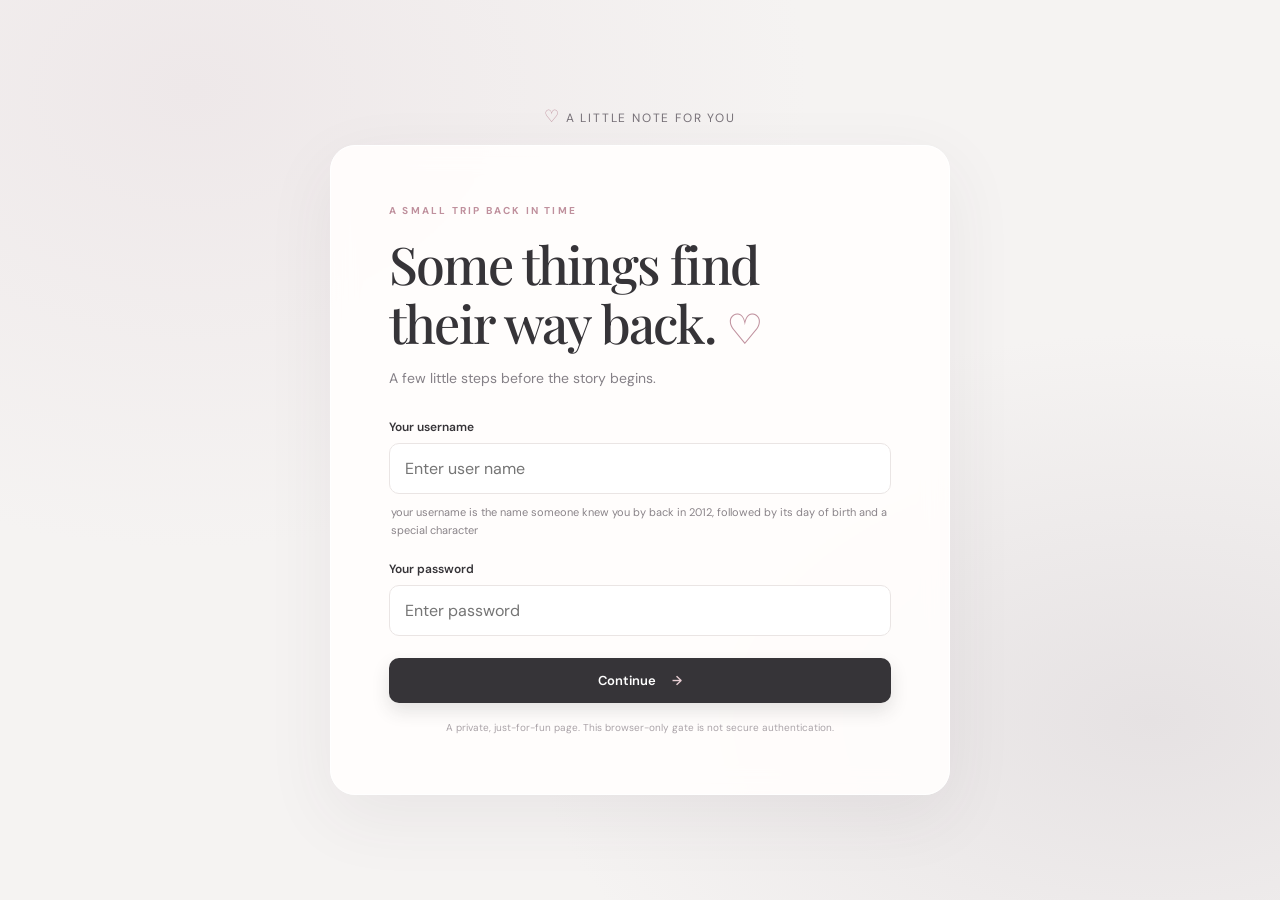
<file: index.html>
<!doctype html>
<html lang="en">
<head>
  <meta charset="utf-8">
  <meta name="viewport" content="width=device-width, initial-scale=1">
  <meta name="theme-color" content="#f5f2f1">
  <meta name="description" content="A little story, a little puzzle, and a question. Made just for you.">
  <title>A Little Note for You</title>
  <link rel="stylesheet" href="style.css">
</head>
<body>
  <div class="falling" aria-hidden="true"></div>
  <main class="shell">
    <header class="brand"><span class="brand-mark">♡</span><span> a little note for you</span></header>
    <section class="card screen active" id="login-screen">
      <div class="kicker">A small trip back in time</div>
      <h1>Some things find<br>their way back. <span class="soft-heart">♡</span></h1>
      <p class="intro">A few little steps before the story begins.</p>
      <form id="login-form">
        <label for="username">Your username</label>
        <input id="username" autocomplete="username" placeholder="Enter user name" required>
        <p class="hint">your username is the name someone knew you by back in 2012, followed by its day of birth and a special character</p>
        <label for="password">Your password</label>
        <input id="password" type="password" autocomplete="current-password" placeholder="Enter password" required>
        <button class="primary" type="submit">Continue <span>→</span></button>
        <p class="fineprint">A private, just-for-fun page. This browser-only gate is not secure authentication.</p>
      </form>
    </section>

    <section class="card screen" id="date-screen">
      <div class="step">01 <i></i> 02</div><div class="kicker">One more little memory</div>
      <h1>When does this<br>date belong? <span class="soft-heart">♡</span></h1>
      <p class="intro">Choose a date between January 1990 and December 2026.</p>
      <label for="memory-date">The date</label>
      <input id="memory-date" type="date" min="1990-01-01" max="2026-12-31">
      <div class="date-output">Your answer <strong id="date-value">MM-DD-YYYY</strong></div>
      <button class="primary" id="date-submit">Unlock the next step <span>→</span></button>
    </section>

    <section class="card screen" id="puzzle-screen">
      <div class="kicker">A little patience, please</div><h1>Put the moment<br>back together.</h1>
      <p class="intro">Slide the pieces into place before the two minutes are up.</p>
      <div class="puzzle-meta"><span>Time left</span><strong id="timer">02:00</strong><button class="text-button" id="restart">Shuffle ↻</button></div>
      <div class="puzzle" id="puzzle" aria-label="Sliding photo puzzle"></div>
      <p class="puzzle-help">Tap a tile beside the empty space to move it.</p>
    </section>

    <section class="card screen centered" id="envelope-screen">
      <div class="kicker">The next page is inside</div><h1>A little something<br>I’ve held onto.</h1>
      <p class="intro">Tap the envelope when you’re ready.</p>
      <button class="envelope-wrap" id="open-envelope" aria-label="Open the envelope"><span class="envelope"><span class="stamp">♡</span><span class="flap"></span><span class="envelope-label">Open Me</span></span></button>
      <p class="fineprint">Made with a little courage, and a lot of care.</p>
    </section>

    <section class="card screen letter-card" id="letter-screen">
      <div class="kicker">A letter, from me to you</div><h1>Dear old friend,</h1>
      <article class="letter">
        <p>Back in 2012, I was just a boy living two houses away from a girl who somehow became more than just a neighbor. I never knew how our connection began, but our daily conversations made ordinary days feel timeless. Somewhere between those messages, I fell for her.</p>
        <p>Young, foolish, and full of courage, I tried to court her. She asked me to wait three years, but I gave up before time could answer. I found someone else, sent one last note hoping we could remain friends, and somehow, that became the end of our little story.</p>
        <p>Then came more than a decade of silence.</p>
        <p>And now, here we are again—two familiar names finding their way into each other's lives. Funny how time works, isn't it? Don't worry, I'm not applying for the role of someone special in your life. 😂 I'm simply grateful that a door I thought had closed forever has opened a little.</p>
        <p>I'm not here to rewrite the past or promise a future I cannot predict. I only wish to approach this unexpected chapter with a wiser mind, sincere intentions, and actions that speak louder than words.</p>
        <p class="signoff">With sincerity and a little courage,</p>
      </article>
      <button class="primary" data-next="proposal-screen">Read one more thing <span>→</span></button>
    </section>

    <section class="card screen centered" id="proposal-screen">
      <div class="kicker">A question with no pressure</div><div class="chibi" aria-hidden="true"><span>૮₍ ˶ᵔ ᵕ ᵔ˶ ₎ა</span><span>૮₍ ˶• ᴗ •˶ ₎ა</span></div>
      <h1>Will you be my<br><em>best friend</em> for the rest of our lives?</h1>
      <p class="intro">Whatever you choose, I’ll respect it.</p>
      <div class="choices"><button class="primary" id="yes-button">Yes ♡</button><button class="secondary" id="no-button">No, thank you</button></div>
    </section>

    <section class="card screen centered ending" id="yes-screen"><div class="kicker">A new little chapter</div><div class="big-heart">♡</div><h1>Thank you for<br>letting me back in.</h1><p class="intro">I may not promise perfection, but I promise sincerity.</p><div class="chibi" aria-hidden="true"><span>૮₍ ˶ᵔ ᵕ ᵔ˶ ₎ა</span><span>૮₍ ˶• ᴗ •˶ ₎ა</span></div><button class="secondary restart-story">Read it again</button></section>
    <section class="card screen centered ending" id="no-screen"><div class="kicker">Thank you for reading</div><div class="big-heart">♡</div><h1>Your answer<br>is respected.</h1><p class="intro">Thank you for taking the time to read my letter. I understand that not every door is meant to open again, and not every story deserves another chapter. I’ll respect it without resentment. Some things are better left as memories, and I’ll still be grateful that our paths crossed once more. No hard feelings, just respect for your decision. 🙂</p><button class="secondary restart-story">Read it again</button></section>
  </main>

  <div class="modal" id="modal" role="dialog" aria-modal="true" aria-labelledby="modal-title"><div class="modal-box"><div class="modal-icon" id="modal-icon">♡</div><h2 id="modal-title"></h2><p id="modal-message"></p><button class="primary" id="modal-button">Okay</button></div></div>
  <div class="confetti" id="confetti" aria-hidden="true"></div>
  <script src="script.js"></script>
</body>
</html>
</file>
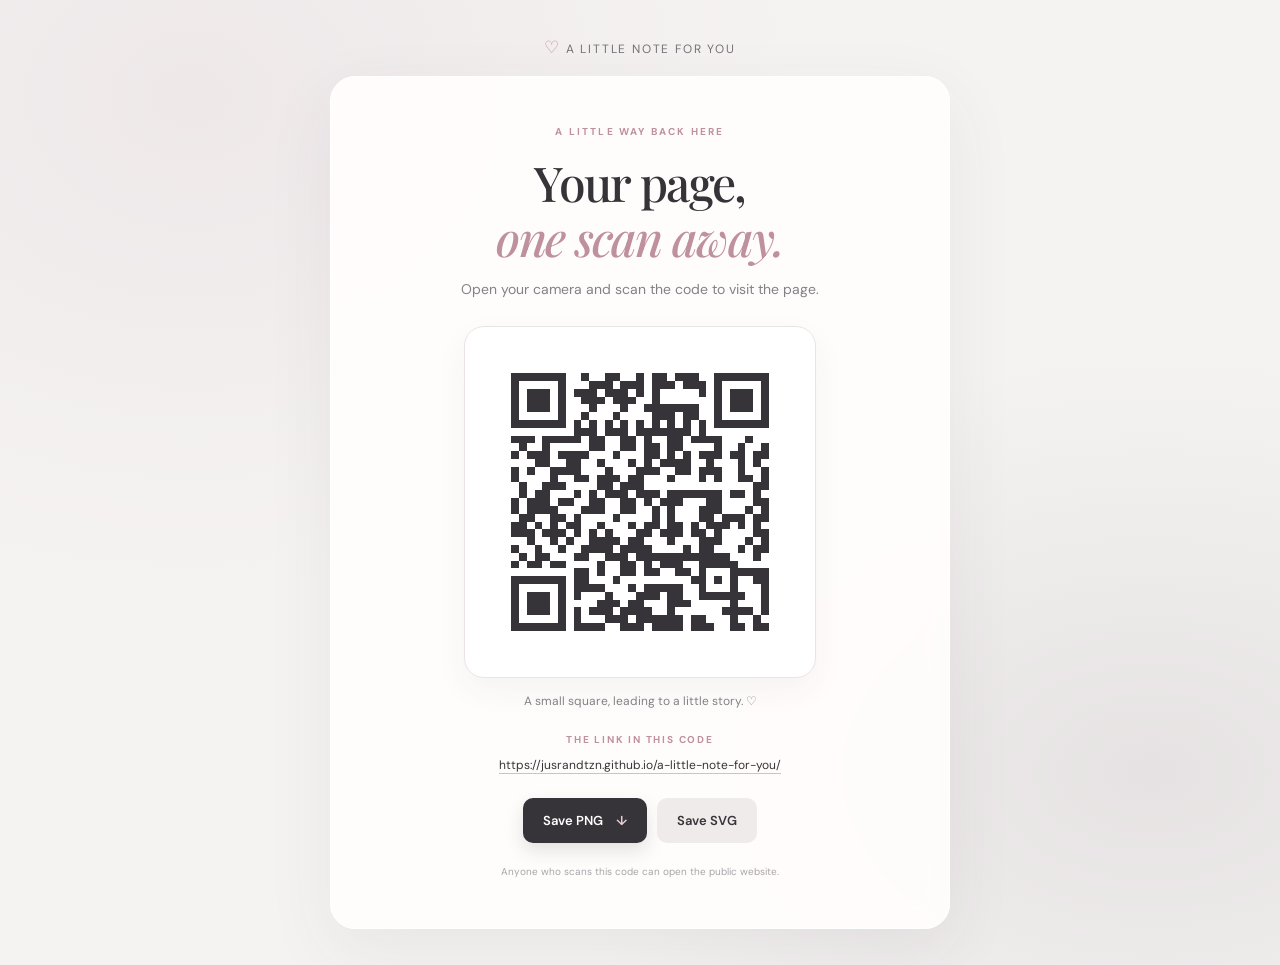
<file: qr.html>
<!doctype html>
<html lang="en">
<head>
  <meta charset="utf-8">
  <meta name="viewport" content="width=device-width, initial-scale=1">
  <meta name="theme-color" content="#f5f3f2">
  <meta name="description" content="Scan to open A Little Note for You.">
  <title>Your little QR code</title>
  <link rel="stylesheet" href="style.css">
  <style>
    .qr-card { text-align: center; padding-block: clamp(30px, 6vw, 48px); }
    .qr-card h1 { font-size: clamp(36px, 8vw, 48px); }
    .qr-card h1 em { color: var(--pink-dark); font-style: italic; }
    .qr-card .intro { max-width: 390px; margin: 0 auto 24px; }
    .qr-frame {
      width: min(100%, 352px);
      margin: 0 auto 15px;
      padding: 15px;
      background: #fff;
      border: 1px solid var(--line);
      border-radius: 20px;
      box-shadow: 0 12px 32px #3634380d;
    }
    .qr-art { display: block; width: 100%; height: auto; image-rendering: pixelated; }
    .scan-hint { margin: 0 0 24px; color: var(--muted); font-size: 12px; }
    .link-label {
      display: block; margin: 0 0 7px; color: var(--pink-dark);
      font-size: 10px; font-weight: 700; letter-spacing: .18em; text-transform: uppercase;
    }
    .site-url {
      display: inline-block; max-width: 100%; margin: 0 auto 22px;
      color: var(--ink); font-size: 12px; line-height: 1.65;
      overflow-wrap: anywhere; text-decoration-color: #d8bdc3; text-underline-offset: 4px;
    }
    .qr-actions { display: flex; gap: 10px; justify-content: center; flex-wrap: wrap; }
    .qr-actions a { display: inline-flex; align-items: center; text-decoration: none; }
    .qr-note { margin: 21px 0 0; color: #aaa3a8; font-size: 10px; line-height: 1.6; }
    @media (max-width: 520px) {
      .qr-card { padding-inline: 22px; }
      .qr-frame { width: min(100%, 310px); padding: 12px; border-radius: 16px; }
      .site-url { font-size: 11px; }
    }
  </style>
</head>
<body>
  <main class="shell">
    <header class="brand"><span class="brand-mark">♡</span> a little note for you</header>
    <section class="card qr-card" aria-labelledby="qr-title">
      <div class="kicker">A little way back here</div>
      <h1 id="qr-title">Your page,<br><em>one scan away.</em></h1>
      <p class="intro">Open your camera and scan the code to visit the page.</p>
      <figure class="qr-frame">
        <img class="qr-art" src="qr-code.png" width="396" height="396" alt="QR code that opens the A Little Note for You website">
      </figure>
      <p class="scan-hint">A small square, leading to a little story. ♡</p>
      <span class="link-label">The link in this code</span>
      <a class="site-url" href="https://jusrandtzn.github.io/a-little-note-for-you/">https://jusrandtzn.github.io/a-little-note-for-you/</a>
      <div class="qr-actions">
        <a class="primary" href="qr-code.png" download="a-little-note-qr.png">Save PNG <span>↓</span></a>
        <a class="secondary" href="qr-code.svg" download="a-little-note-qr.svg">Save SVG</a>
      </div>
      <p class="qr-note">Anyone who scans this code can open the public website.</p>
    </section>
  </main>
</body>
</html>
</file>
<file: style.css>
@import url('https://fonts.googleapis.com/css2?family=DM+Sans:wght@400;500;600;700&family=Playfair+Display:ital,wght@0,500;0,600;1,500;1,600&display=swap');
:root{--ink:#363438;--muted:#858087;--pink:#e7cbd1;--pink-dark:#bf909d;--paper:#fffdfc;--line:#eae5e4;--shadow:0 22px 70px #413b4112}*{box-sizing:border-box}body{margin:0;min-height:100vh;background:radial-gradient(ellipse at 15% 10%,#eee8e9 0,transparent 40%),radial-gradient(ellipse at 90% 80%,#e6e2e3 0,transparent 38%),#f5f3f2;color:var(--ink);font-family:'DM Sans',sans-serif;display:flex;align-items:center;justify-content:center;padding:36px 18px;overflow-x:hidden}.shell{width:min(100%,620px);position:relative;z-index:1}.brand{text-align:center;color:#777178;font-size:12px;letter-spacing:.15em;text-transform:uppercase;margin:0 0 18px}.brand-mark{color:var(--pink-dark);font-size:17px}.card{background:#fffdfcf2;border:1px solid #ffffff;border-radius:25px;padding:clamp(28px,7vw,58px);box-shadow:var(--shadow);backdrop-filter:blur(12px)}.screen{display:none;animation:arrive .55s ease both}.screen.active{display:block}@keyframes arrive{from{opacity:0;transform:translateY(10px)}to{opacity:1;transform:translateY(0)}}.kicker{font-size:10px;text-transform:uppercase;letter-spacing:.22em;color:var(--pink-dark);font-weight:700;margin-bottom:17px}h1{font-family:'Playfair Display',serif;font-weight:500;line-height:1.14;font-size:clamp(34px,8vw,52px);letter-spacing:-.035em;margin:0 0 14px}h1 em{font-weight:500;color:var(--pink-dark)}.soft-heart{color:var(--pink-dark);font-size:.8em}.intro{color:var(--muted);font-size:14px;line-height:1.7;margin:0 0 28px}label{display:block;font-size:12px;font-weight:600;margin:18px 0 8px}input{font:inherit;color:var(--ink);width:100%;padding:14px 15px;border:1px solid var(--line);border-radius:10px;background:#fff;outline:0;transition:.2s}input:focus{border-color:#c99ca7;box-shadow:0 0 0 3px #e7cbd144}.hint{color:#8a8489;font-size:11px;line-height:1.65;margin:9px 2px 22px}.primary,.secondary{font:600 13px 'DM Sans',sans-serif;border:0;border-radius:10px;padding:14px 20px;cursor:pointer;transition:transform .2s,box-shadow .2s}.primary{background:var(--ink);color:#fff;box-shadow:0 8px 18px #36343822}.primary:hover,.secondary:hover{transform:translateY(-2px);box-shadow:0 10px 22px #36343820}.primary span{margin-left:13px;color:#e8cfd4}.secondary{background:#f0ebeb;color:var(--ink)}form>.primary{width:100%;margin-top:22px}.fineprint{font-size:10px;line-height:1.6;color:#aaa3a8;text-align:center;margin:17px 0 0}.step{color:#b4aeb1;letter-spacing:.12em;font-size:10px;margin-bottom:24px}.step i{display:inline-block;background:#ead4d9;height:1px;width:64px;vertical-align:middle;margin:0 10px}.date-output{display:flex;justify-content:space-between;align-items:center;border:1px solid var(--line);border-radius:10px;padding:15px;margin:18px 0;color:var(--muted);font-size:12px}.date-output strong{color:var(--ink);letter-spacing:.07em}.card>#date-submit{width:100%}.puzzle-meta{display:flex;align-items:center;gap:12px;color:var(--muted);font-size:12px;margin:6px 0 12px}.puzzle-meta strong{font-size:17px;color:var(--ink);font-variant-numeric:tabular-nums}.text-button{margin-left:auto;background:none;border:0;color:var(--pink-dark);font:600 12px 'DM Sans';cursor:pointer}.puzzle{width:min(100%,390px);aspect-ratio:1;margin:0 auto;display:grid;grid-template-columns:repeat(3,1fr);gap:4px;background:#e9e4e3;padding:4px;border-radius:12px;overflow:hidden}.tile{border:0;border-radius:7px;background-image:url('couple.jpg');background-size:300% 300%;cursor:pointer;transition:filter .15s,transform .15s;position:relative}.tile:hover{filter:brightness(1.08);transform:scale(.98)}.tile::after{content:attr(data-num);position:absolute;right:6px;bottom:5px;color:#fff;font-size:10px;text-shadow:0 1px 3px #0008;opacity:.7}.tile.empty{background:#f7f4f3;cursor:default}.tile.empty::after{display:none}.puzzle-help{text-align:center;font-size:11px;color:#a29ba0;margin:14px 0 0}.centered{text-align:center}.envelope-wrap{background:none;border:0;padding:20px;cursor:pointer;margin:8px auto 18px}.envelope{width:230px;height:150px;position:relative;display:block;background:#e8ddda;border-radius:5px;box-shadow:0 18px 28px #5c51521c;overflow:hidden;transition:transform .3s}.envelope-wrap:hover .envelope{transform:translateY(-5px) rotate(-1deg)}.envelope:before,.envelope:after{content:'';position:absolute;bottom:0;width:0;height:0;border-style:solid;z-index:2}.envelope:before{left:0;border-width:75px 115px;border-color:transparent transparent #dfd0d0 #e3d4d4}.envelope:after{right:0;border-width:75px 115px;border-color:transparent #eadfdd #eadfdd transparent}.flap{position:absolute;inset:0 0 auto;border-style:solid;border-width:78px 115px 0;border-color:#d2b8b8 transparent transparent;z-index:3;transform-origin:top;transition:transform .6s}.stamp{position:absolute;top:14px;right:17px;border:1px dashed #b98f99;border-radius:50%;width:30px;height:30px;color:#b98f99;z-index:4;display:grid;place-items:center}.envelope-label{position:absolute;z-index:4;bottom:29px;left:0;right:0;font-family:'Playfair Display';font-style:italic;color:#675a5e;font-size:18px}.envelope.open .flap{transform:rotateX(180deg);z-index:1}.letter-card{max-height:82vh;overflow:auto}.letter{font-family:'Playfair Display',serif;font-size:16px;line-height:1.85;color:#625c61}.letter p{margin:0 0 17px}.signoff{font-style:italic;color:#8b7279}.letter-card>.primary{width:100%;margin-top:8px}.chibi{font-size:28px;display:flex;gap:20px;justify-content:center;color:#555258;margin:8px 0 24px}.chibi span:last-child{color:#a49498}.choices{display:flex;justify-content:center;gap:12px;margin-top:24px}.choices .primary{min-width:130px}.ending .big-heart{font-size:55px;color:var(--pink-dark);margin:10px 0}.ending .intro{max-width:440px;margin:0 auto 24px}.modal{position:fixed;inset:0;z-index:8;background:#302c3075;display:none;align-items:center;justify-content:center;padding:20px;backdrop-filter:blur(5px)}.modal.show{display:flex;animation:fade .2s ease}@keyframes fade{from{opacity:0}to{opacity:1}}.modal-box{background:var(--paper);border-radius:20px;padding:34px 30px;text-align:center;max-width:370px;width:100%;box-shadow:0 20px 60px #0002}.modal-icon{font-size:35px;color:var(--pink-dark)}.modal-box h2{font:500 30px 'Playfair Display';margin:9px 0}.modal-box p{font-size:13px;color:var(--muted);line-height:1.6;margin:0 0 22px}.modal-box .primary{min-width:145px}.falling{position:fixed;inset:0;pointer-events:none;overflow:hidden}.petal{position:absolute;top:-30px;color:#cebfc2;opacity:.55;animation:fall linear infinite}.petal:nth-child(3n){color:#bdb9bc}.petal:nth-child(4n){color:#dfc9ce}@keyframes fall{to{transform:translate3d(50px,110vh,0) rotate(540deg)}}.confetti{position:fixed;inset:0;pointer-events:none;z-index:7;overflow:hidden}.confetti i{position:absolute;top:-15px;width:8px;height:12px;animation:confettiFall 3.5s ease-in forwards}@keyframes confettiFall{to{transform:translate3d(var(--drift),110vh,0) rotate(820deg);opacity:.75}}@media(max-width:520px){body{padding:22px 13px}.brand{margin-bottom:13px}.card{border-radius:20px}.choices{flex-direction:column}.choices button{width:100%}.letter{font-size:15px}.letter-card{max-height:86vh}}
</file>
